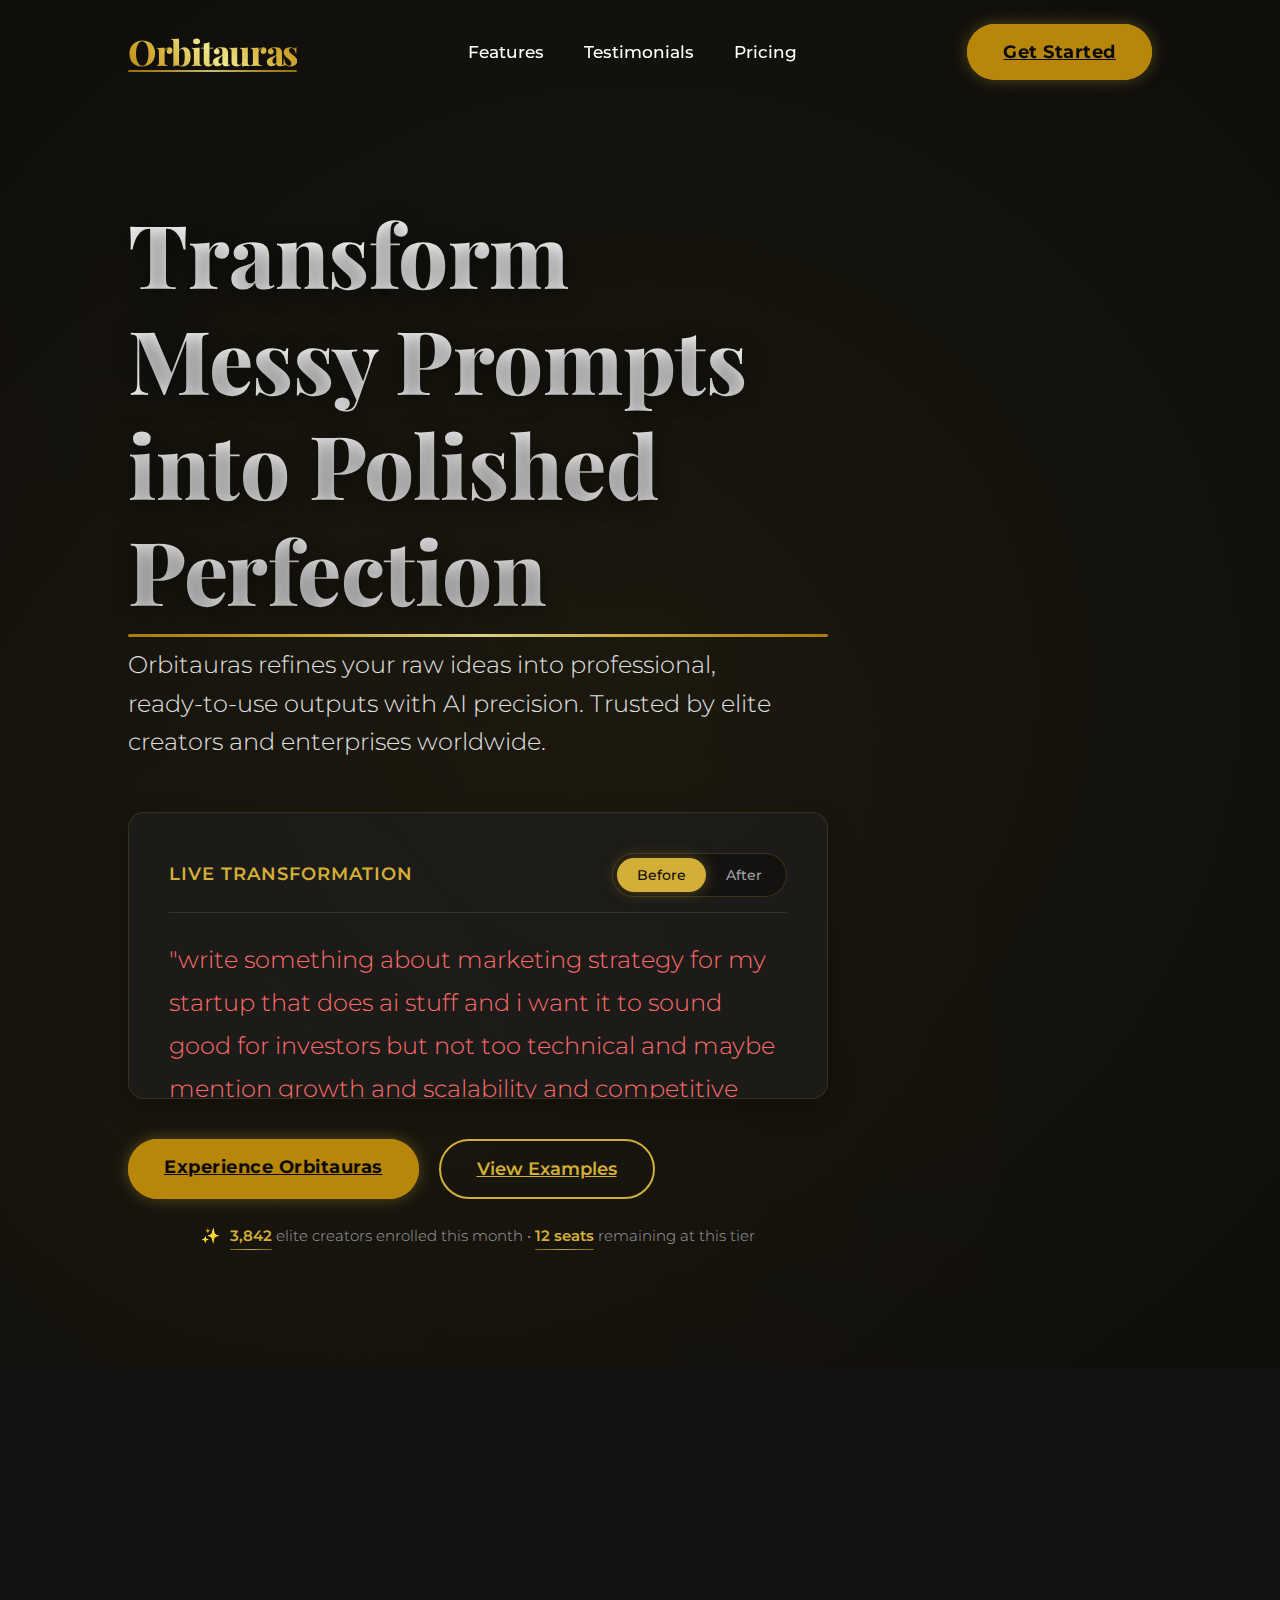
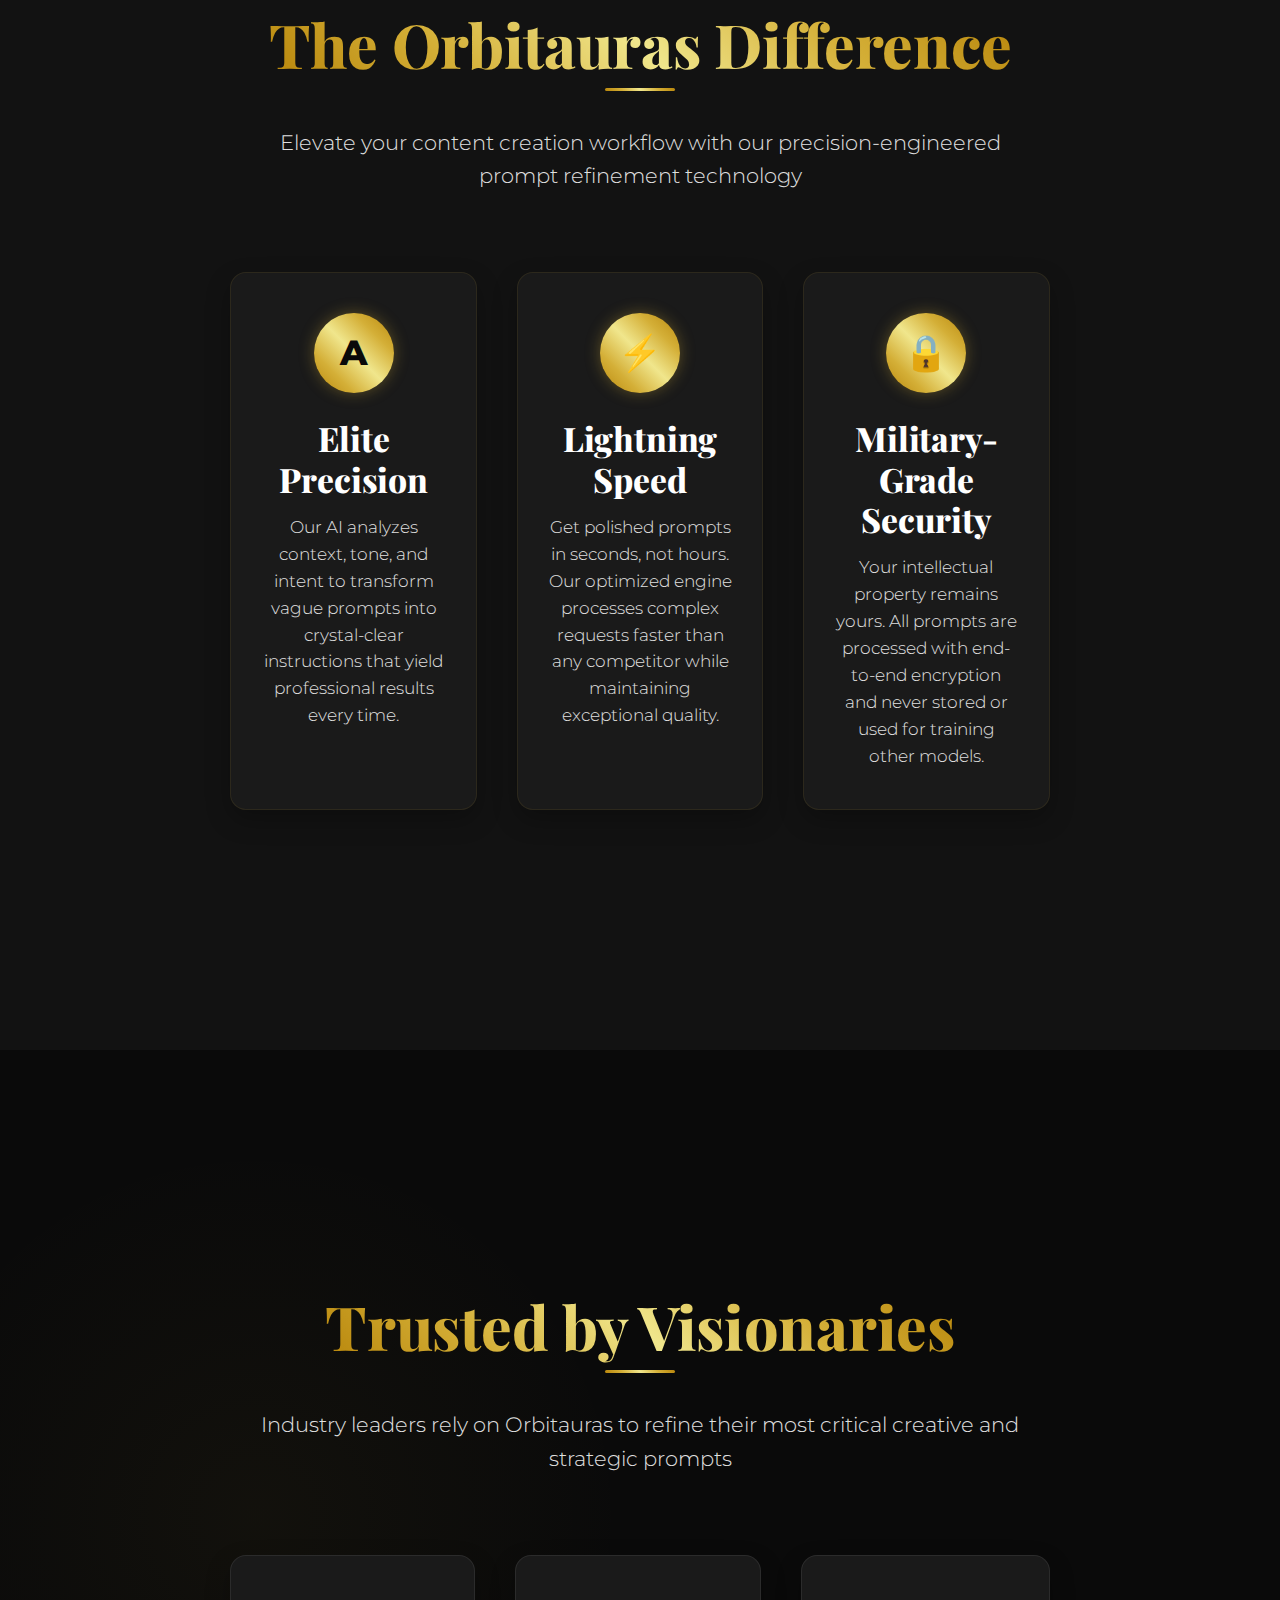
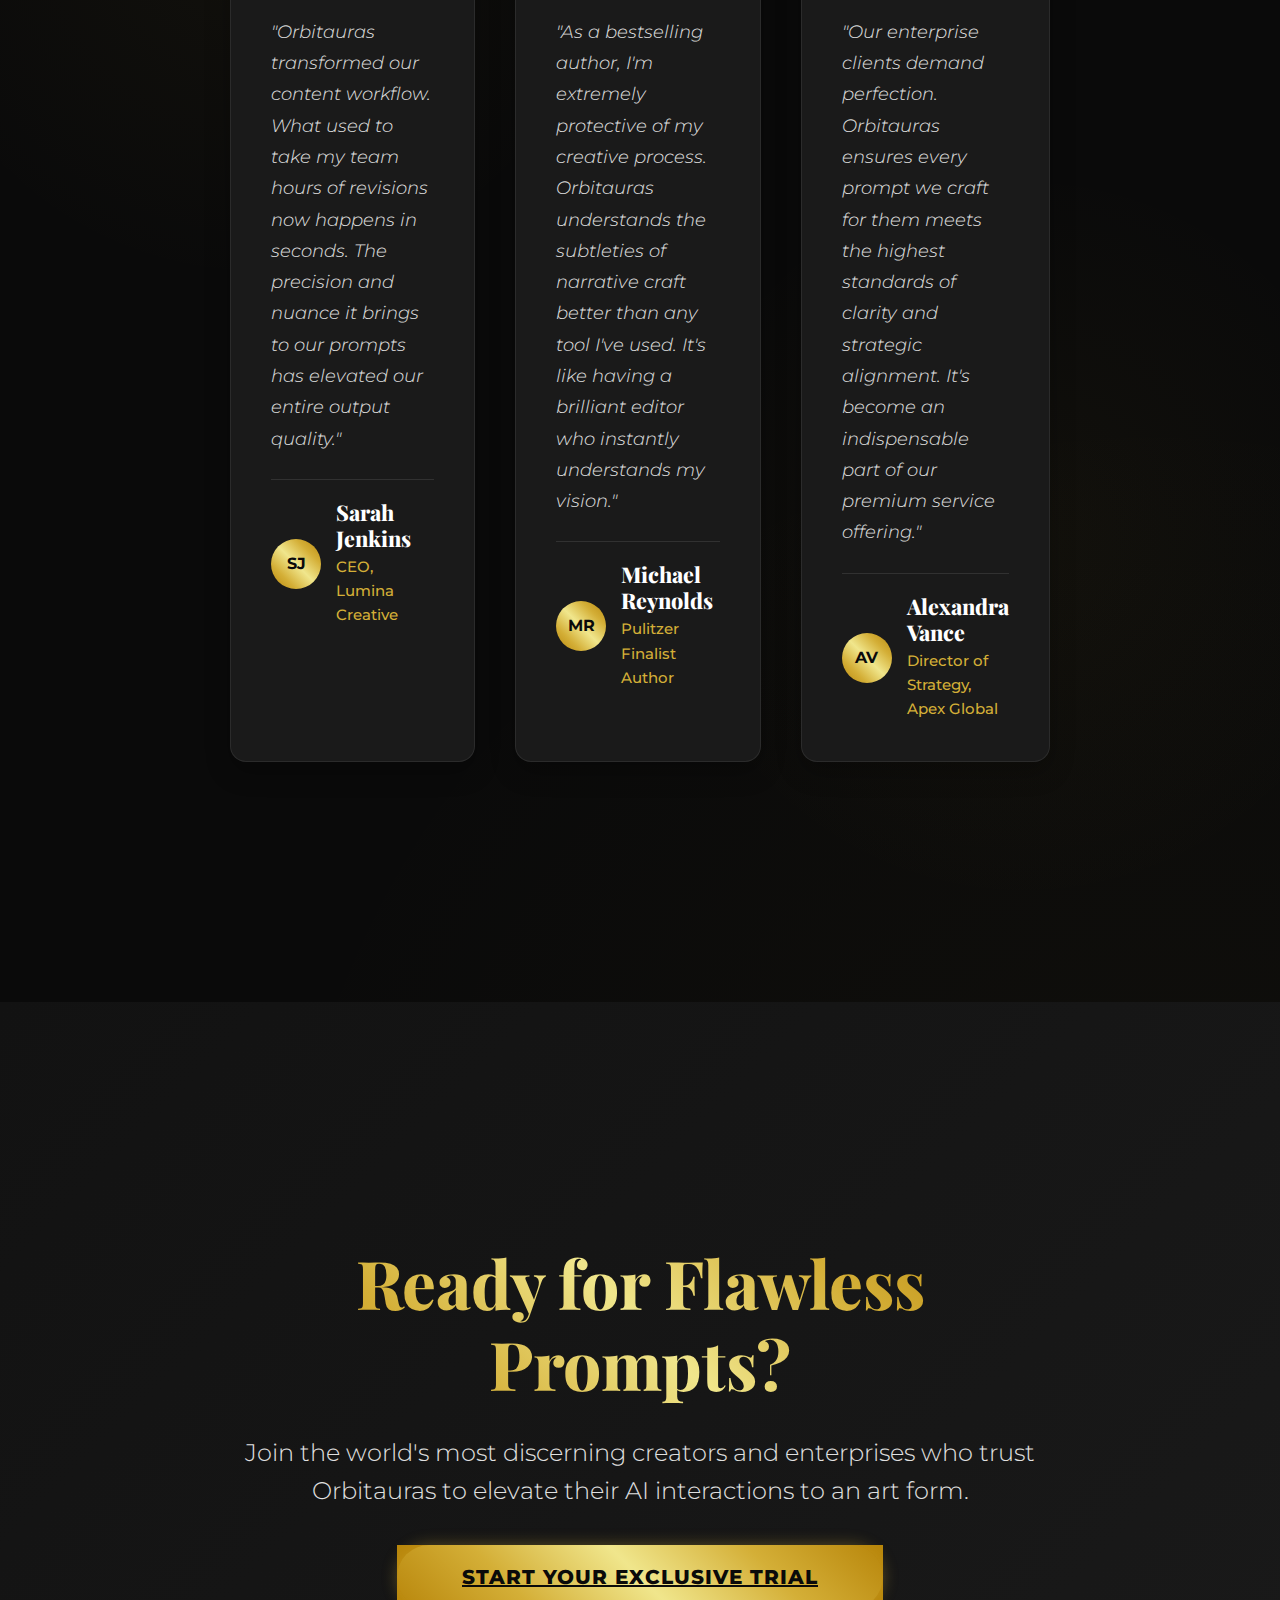
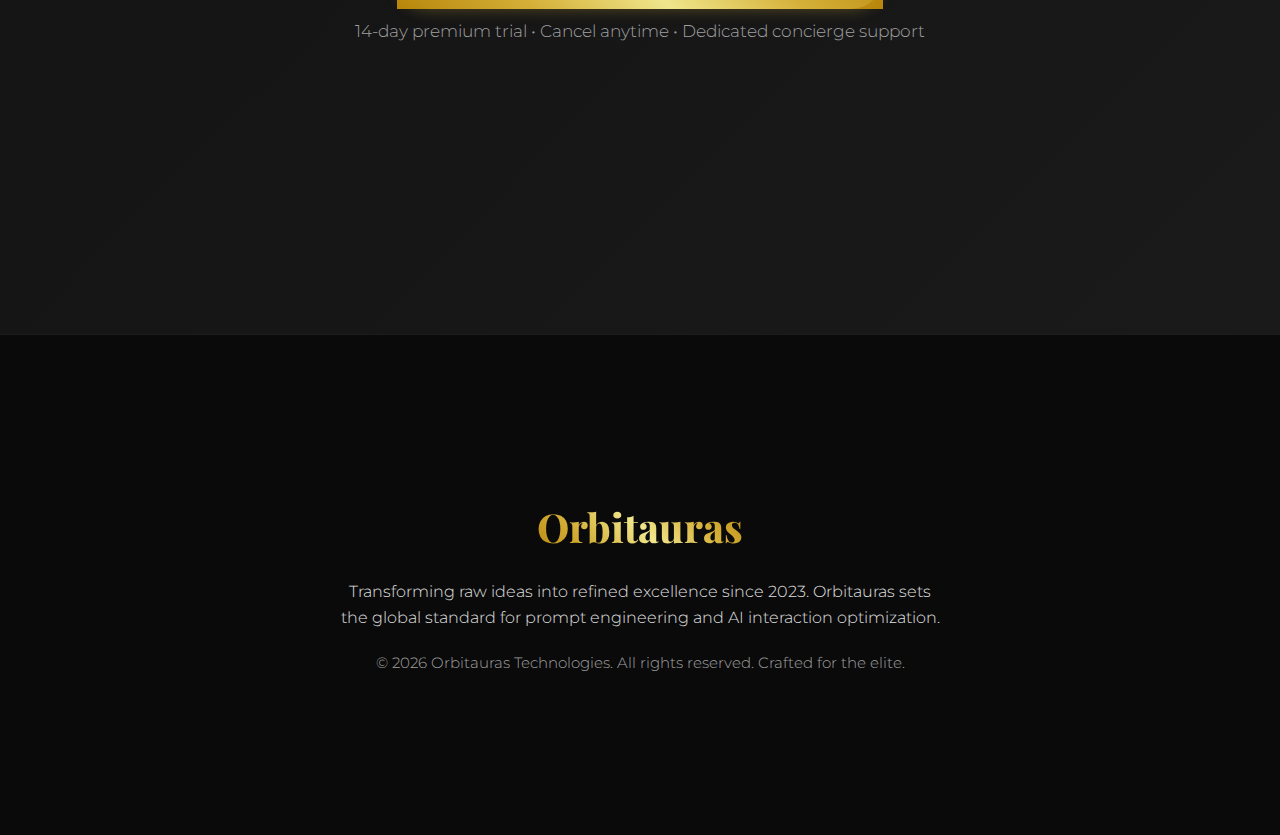
<file: index.html>
<!DOCTYPE html>
<html lang="en">
<head>
    <meta charset="UTF-8">
    <meta name="viewport" content="width=device-width, initial-scale=1.0">
    <title>Orbitauras | Transform Messy Prompts into Polished Perfection</title>
    
    <!-- ✅ FIXED: Removed trailing spaces in preconnect URLs -->
    <link rel="preconnect" href="https://fonts.googleapis.com">
    <link rel="preconnect" href="https://fonts.gstatic.com" crossorigin>
    
    <!-- ✅ FIXED: Removed space in font family parameter -->
    <link href="https://fonts.googleapis.com/css2?family=Montserrat:wght@300;400;500;600;700;800&family=Playfair+Display:wght@400;500;600;700;800;900&display=swap" rel="stylesheet">
    
    <!-- ✅ Styles (create this file - see CSS below) -->
    <link rel="stylesheet" href="assets/css/main.css">
</head>
<body>
    <!-- Header -->
    <header>
        <div class="logo">Orbitauras</div>
        <nav class="nav-links">
            <a href="#benefits">Features</a>
            <a href="#testimonials">Testimonials</a>
            <a href="#cta">Pricing</a>
        </nav>
        <a href="auth.html" class="cta-button">Get Started</a>
    </header>

    <!-- Hero Section -->
    <section class="hero">
        <div class="container">
            <div class="hero-content">
                <h1>Transform Messy Prompts into Polished Perfection</h1>
                <p>Orbitauras refines your raw ideas into professional, ready-to-use outputs with AI precision. Trusted by elite creators and enterprises worldwide.</p>

                <!-- BEFORE/AFTER INTERACTIVE DEMO -->
                <div class="demo-container">
                    <div class="demo-header">
                        <div class="demo-title">Live Transformation</div>
                        <div class="demo-toggle">
                            <button class="toggle-btn active" data-target="before">Before</button>
                            <button class="toggle-btn" data-target="after">After</button>
                        </div>
                    </div>
                    <div class="demo-content">
                        <p class="demo-text before active">"write something about marketing strategy for my startup that does ai stuff and i want it to sound good for investors but not too technical and maybe mention growth and scalability and competitive advantage somehow make it compelling"</p>
                        <p class="demo-text after">"Craft a compelling executive summary for investor presentations that articulates our AI-powered startup's market differentiation. Emphasize scalable growth architecture, defensible competitive moats, and quantifiable market opportunity. Maintain an authoritative yet accessible tone that resonates with venture capital audiences while demonstrating deep domain expertise."</p>
                    </div>
                </div>

                <div class="hero-buttons">
                    <a href="auth.html" class="cta-button">Experience Orbitauras</a>
                    <a href="#testimonials" class="secondary-button">View Examples</a>
                </div>

                <!-- SCARCITY COUNTER -->
                <div class="scarcity-counter">
                    <span>✨</span>
                    <span><span class="counter-highlight">3,842</span> elite creators enrolled this month • <span class="counter-highlight">12 seats</span> remaining at this tier</span>
                </div>
            </div>
        </div>
    </section>

    <!-- Benefits Section -->
    <section class="benefits" id="benefits">
        <div class="container">
            <div class="section-title">
                <h2>The Orbitauras Difference</h2>
                <p>Elevate your content creation workflow with our precision-engineered prompt refinement technology</p>
            </div>
            <div class="benefits-grid">
                <div class="benefit-card">
                    <div class="benefit-icon">A</div>
                    <h3>Elite Precision</h3>
                    <p>Our AI analyzes context, tone, and intent to transform vague prompts into crystal-clear instructions that yield professional results every time.</p>
                </div>
                <div class="benefit-card">
                    <div class="benefit-icon">⚡</div>
                    <h3>Lightning Speed</h3>
                    <p>Get polished prompts in seconds, not hours. Our optimized engine processes complex requests faster than any competitor while maintaining exceptional quality.</p>
                </div>
                <div class="benefit-card">
                    <div class="benefit-icon">🔒</div>
                    <h3>Military-Grade Security</h3>
                    <p>Your intellectual property remains yours. All prompts are processed with end-to-end encryption and never stored or used for training other models.</p>
                </div>
            </div>
        </div>
    </section>

    <!-- Testimonials Section -->
    <section class="testimonials" id="testimonials">
        <div class="container">
            <div class="section-title">
                <h2>Trusted by Visionaries</h2>
                <p>Industry leaders rely on Orbitauras to refine their most critical creative and strategic prompts</p>
            </div>
            <div class="testimonials-grid">
                <div class="testimonial-card">
                    <div class="testimonial-content">
                        <p>"Orbitauras transformed our content workflow. What used to take my team hours of revisions now happens in seconds. The precision and nuance it brings to our prompts has elevated our entire output quality."</p>
                    </div>
                    <div class="testimonial-author">
                        <div class="author-avatar">SJ</div>
                        <div class="author-info">
                            <h4>Sarah Jenkins</h4>
                            <p>CEO, Lumina Creative</p>
                        </div>
                    </div>
                </div>
                <div class="testimonial-card">
                    <div class="testimonial-content">
                        <p>"As a bestselling author, I'm extremely protective of my creative process. Orbitauras understands the subtleties of narrative craft better than any tool I've used. It's like having a brilliant editor who instantly understands my vision."</p>
                    </div>
                    <div class="testimonial-author">
                        <div class="author-avatar">MR</div>
                        <div class="author-info">
                            <h4>Michael Reynolds</h4>
                            <p>Pulitzer Finalist Author</p>
                        </div>
                    </div>
                </div>
                <div class="testimonial-card">
                    <div class="testimonial-content">
                        <p>"Our enterprise clients demand perfection. Orbitauras ensures every prompt we craft for them meets the highest standards of clarity and strategic alignment. It's become an indispensable part of our premium service offering."</p>
                    </div>
                    <div class="testimonial-author">
                        <div class="author-avatar">AV</div>
                        <div class="author-info">
                            <h4>Alexandra Vance</h4>
                            <p>Director of Strategy, Apex Global</p>
                        </div>
                    </div>
                </div>
            </div>
        </div>
    </section>

    <!-- CTA Section -->
    <section class="cta-section" id="cta">
        <div class="container">
            <div class="cta-content">
                <h2>Ready for Flawless Prompts?</h2>
                <p>Join the world's most discerning creators and enterprises who trust Orbitauras to elevate their AI interactions to an art form.</p>
                <a href="auth.html" class="cta-button-large">Start Your Exclusive Trial</a>
                <p style="margin-top: 25px; font-size: 1.05rem; color: var(--gray-secondary); font-weight: 300;">14-day premium trial • Cancel anytime • Dedicated concierge support</p>
            </div>
        </div>
    </section>

    <!-- Footer -->
    <footer>
        <div class="container">
            <div class="footer-content">
                <div class="footer-logo">Orbitauras</div>
                <p style="color: var(--gray-primary); font-weight: 300; max-width: 600px; margin: 0 auto;">
                    Transforming raw ideas into refined excellence since 2023. Orbitauras sets the global standard for prompt engineering and AI interaction optimization.
                </p>
                <p class="copyright">© 2026 Orbitauras Technologies. All rights reserved. Crafted for the elite.</p>
            </div>
        </div>
    </footer>

    <!-- ✅ Interactive Demo Script -->
    <script>
        // Before/After Toggle Functionality
        document.querySelectorAll('.toggle-btn').forEach(button => {
            button.addEventListener('click', () => {
                // Update active button
                document.querySelectorAll('.toggle-btn').forEach(btn => 
                    btn.classList.toggle('active', btn === button)
                );
                
                // Show corresponding text
                const target = button.dataset.target;
                document.querySelectorAll('.demo-text').forEach(text => 
                    text.classList.toggle('active', text.classList.contains(target))
                );
            });
        });
        
        // Optional: Auto-rotate demo every 5 seconds
        setTimeout(() => {
            document.querySelector('.toggle-btn[data-target="after"]').click();
        }, 5000);
    </script>
</body>
</html>
</file>
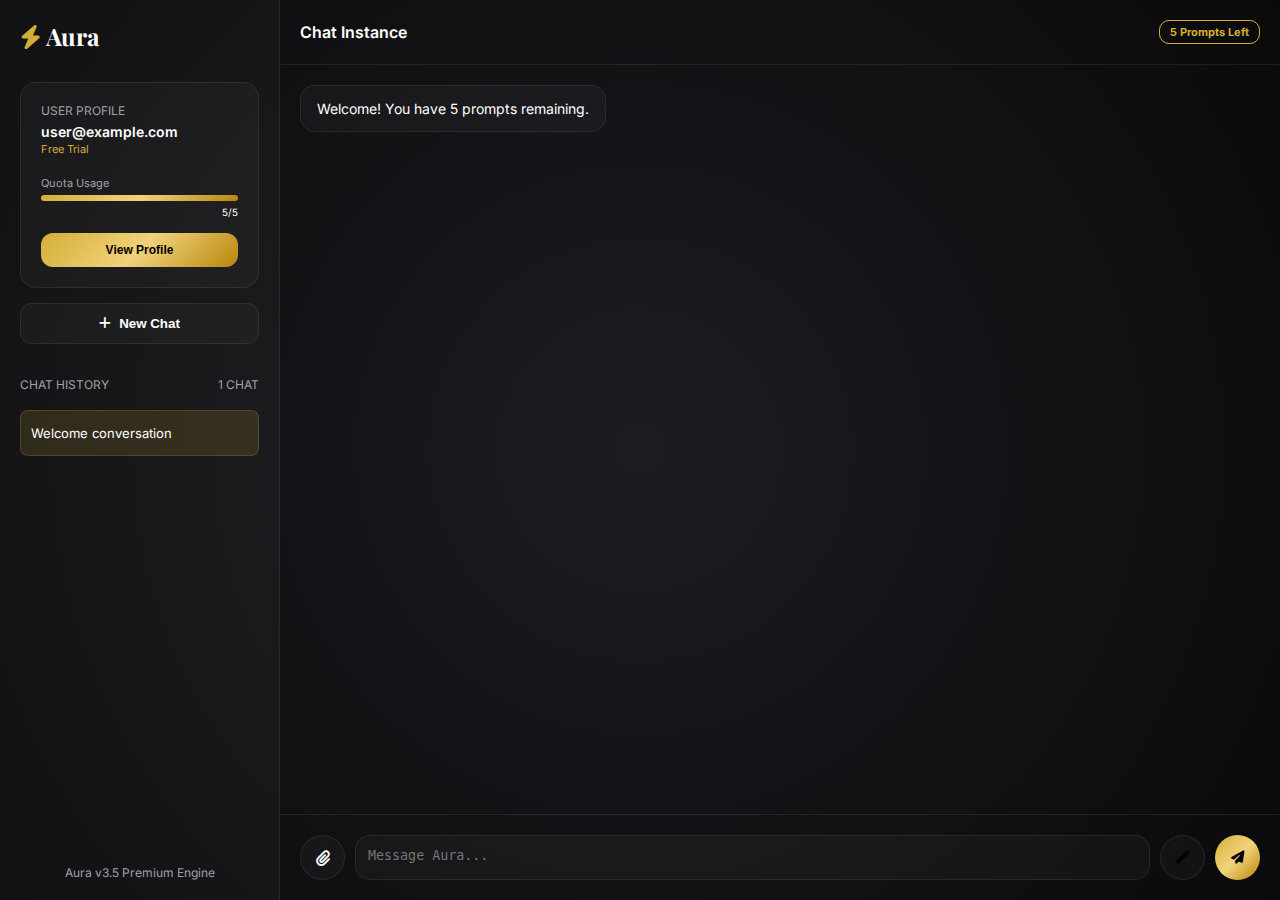
<file: chat.html>
<!DOCTYPE html>
<html lang="en">
<head>
  <meta charset="UTF-8" />
  <meta name="viewport" content="width=device-width, initial-scale=1.0"/>
  <title>Orbitauras| Premium AI</title>
  
  <!-- Fonts -->
  <link rel="preconnect" href="https://fonts.googleapis.com">
  <link rel="preconnect" href="https://fonts.gstatic.com" crossorigin>
  <link href="https://fonts.googleapis.com/css2?family=Inter:wght@300;400;600&family=Playfair+Display:ital,wght@0,700;1,700&display=swap" rel="stylesheet">
  
  <!-- Font Awesome -->
  <link rel="stylesheet" href="https://cdnjs.cloudflare.com/ajax/libs/font-awesome/6.5.0/css/all.min.css">
  
  <!-- Styles -->
  <link rel="stylesheet" href="assets/css/chat.css">
</head>
<body>

<!-- Toast Container -->
<div id="toast-container"></div>

<!-- LLM Modal -->
<div class="overlay-wrapper" id="llm-modal">
  <div class="modal-card" style="max-width: 400px;">
    <button class="close-btn" onclick="document.getElementById('llm-modal').style.display='none'">&times;</button>
    <h3 style="color: #d4af37; text-align: center;">Run in External LLM</h3>
    <p style="font-size: 12px; color: var(--text-muted); text-align: center; margin-top: 5px;">Select an engine to process your prompt.</p>
    <div class="llm-picker" id="llm-options"></div>
  </div>
</div>

<!-- Upgrade Modal -->
<div class="overlay-wrapper" id="overlay">
  <div class="modal-card">
    <button class="close-btn" onclick="document.getElementById('overlay').style.display='none'">&times;</button>
    <div id="upgrade-view" class="view-section active">
      <h2 style="font-family: var(--font-display); text-align:center;">Upgrade Your Aura</h2>
      <p style="color: var(--text-muted); text-align:center;">You have 0 prompts remaining. Select a plan to continue.</p>
      <div class="pricing-grid">
        <div class="plan-card">
          <h3>Basic</h3>
          <div class="price">$2.99</div>
          <p style="font-size: 12px; color: var(--text-muted);">299 Prompts</p>
          <button class="btn-gold" onclick="App.purchasePlan(299, 'Basic')">Select</button>
        </div>
        <div class="plan-card" style="border-color: #d4af37;">
          <h3>Pro</h3>
          <div class="price">$4.99</div>
          <p style="font-size: 12px; color: var(--text-muted);">499 Prompts</p>
          <button class="btn-gold" onclick="App.purchasePlan(499, 'Pro')">Select</button>
        </div>
        <div class="plan-card">
          <h3>Max</h3>
          <div class="price">$6.99</div>
          <p style="font-size: 12px; color: var(--text-muted);">999 Prompts</p>
          <button class="btn-gold" onclick="App.purchasePlan(999, 'Max')">Select</button>
        </div>
      </div>
    </div>
  </div>
</div>

<!-- Profile Popup -->
<div class="profile-popup" id="profile-popup">
  <div class="profile-content">
    <div class="profile-header">
      <div class="profile-title">User Profile</div>
      <button class="close-btn" onclick="document.getElementById('profile-popup').style.display='none'">&times;</button>
    </div>
    
    <div class="nav-tabs">
      <button class="tab-btn active" data-tab="profile">Profile</button>
      <button class="tab-btn" data-tab="history">History</button>
      <button class="tab-btn" data-tab="upgrade">Upgrade</button>
    </div>
    
    <div class="tab-content">
      <div id="profile-tab" class="tab-pane active">
        <div class="info-row">
          <div class="info-label">Email</div>
          <div class="info-value" id="popup-email">user@example.com</div>
        </div>
        <div class="info-row">
          <div class="info-label">Current Plan</div>
          <div class="info-value" id="popup-plan">Free Trial</div>
        </div>
        <div class="info-row">
          <div class="info-label">Prompts Remaining</div>
          <div class="info-value" id="popup-prompts">5 of 5</div>
          <div class="info-label" id="popup-logout"  style="margin-left: 20px; font-size: 12px; color: var(--text-muted); cursor: pointer;" onclick="App.logout()">(Logout)</div>
        </div>
        <div class="info-row">
          <div class="info-label">Status</div>
          <div class="info-value" id="popup-status">Active</div>
        </div>
        <div class="info-row">
          <div class="info-label">Quota Usage</div>
          <div class="info-value">
            <div style="width: 100%; height: 6px; background: #222; border-radius: 10px; margin-top: 5px;">
              <div id="popup-quota-bar" style="width: 100%; height: 100%; background: var(--accent-gold); border-radius: 10px;"></div>
            </div>
          </div>
        </div>
      </div>
      
      <div id="history-tab" class="tab-pane">
        <h3 style="margin-bottom: 20px; color: #d4af37;">Conversation History</h3>
        <div id="history-list"></div>
      </div>
      
      <div id="upgrade-tab" class="tab-pane">
        <div class="upgrade-section">
          <h2 class="upgrade-title">Upgrade Your Aura</h2>
          <p class="upgrade-desc">You have <span id="remaining-count">0</span> prompts remaining. Select a plan to continue.</p>
          <div class="pricing-grid">
            <div class="plan-card">
              <h3>Basic</h3>
              <div class="price">$2.99</div>
              <p style="font-size: 12px; color: var(--text-muted);">299 Prompts</p>
              <button class="btn-gold" onclick="App.purchasePlanFromProfile(299, 'Basic')">Select</button>
            </div>
            <div class="plan-card" style="border-color: #d4af37;">
              <h3>Pro</h3>
              <div class="price">$4.99</div>
              <p style="font-size: 12px; color: var(--text-muted);">499 Prompts</p>
              <button class="btn-gold" onclick="App.purchasePlanFromProfile(499, 'Pro')">Select</button>
            </div>
            <div class="plan-card">
              <h3>Max</h3>
              <div class="price">$6.99</div>
              <p style="font-size: 12px; color: var(--text-muted);">999 Prompts</p>
              <button class="btn-gold" onclick="App.purchasePlanFromProfile(999, 'Max')">Select</button>
            </div>
          </div>
        </div>
      </div>
    </div>
  </div>
</div>

<!-- Main App Container -->
<div class="app-container">
  <aside class="sidebar">
    <h2 style="font-family: var(--font-display); margin-bottom: 30px;"><i class="fas fa-bolt" style="color:#d4af37"></i> Aura</h2>
    
    <div style="background: rgba(255,255,255,0.03); border: 1px solid var(--glass-border); padding: 20px; border-radius: 16px;">
        <p style="font-size: 12px; color: var(--text-muted); text-transform: uppercase;">User Profile</p>
        <div id="display-email" style="font-weight: 600; margin-top: 5px; font-size: 14px;">user@example.com</div>
        <div id="display-plan" style="font-size: 11px; color: #d4af37; margin-top: 2px;">Free Trial</div>
        
        <div style="margin-top: 20px;">
            <p style="font-size: 11px; color: var(--text-muted);">Quota Usage</p>
            <div style="width: 100%; height: 6px; background: #222; border-radius: 10px; margin-top: 5px;">
                <div id="quota-bar" style="width: 100%; height: 100%; background: var(--accent-gold); border-radius: 10px; transition: 0.5s;"></div>
            </div>
            <p id="quota-text" style="font-size: 10px; text-align: right; margin-top: 5px;">5/5</p>
        </div>
        <button class="btn-gold" style="font-size: 12px; padding: 10px; margin-top: 15px;" onclick="openProfilePopup()">View Profile</button>
    </div>
    
    <button class="new-chat-btn" onclick="App.newChat()"><i class="fas fa-plus"></i> New Chat</button>
    <div class="history-section">
      <div class="history-header">
        <span>Chat History</span>
        <span id="history-count">3 chats</span>
      </div>
      <div class="history-list" id="sidebar-history"></div>
    </div>
    <div style="margin-top: auto; font-size: 12px; color: var(--text-muted); text-align: center;">Aura v3.5 Premium Engine</div>
  </aside>

  <main class="chat-container">
    <div class="chat-header">
      <div style="font-weight: 600;">Chat Instance</div>
      <div id="prompt-badge">5 Prompts Left</div>
    </div>

    <div class="messages" id="chat-box">
      <div class="message ai-message">Welcome! You have 5 prompts remaining.</div>
    </div>

    <div class="input-area">
      <label for="file-input" class="file-upload-btn"><i class="fas fa-paperclip"></i></label>
      <input type="file" id="file-input">
      <textarea id="user-input" placeholder="Message Aura..." rows="1"></textarea>
      <button id="optimize-btn" class="file-upload-btn" title="Optimize Prompt">
        <i class="fas fa-magic"></i>
      </button>
      <button id="send-btn" class="send-btn"><i class="fas fa-paper-plane"></i></button>
    </div>
  </main>
</div>

<!-- Scripts -->
<script src="assets/env.js"></script>
<script src="assets/js/chat.js"></script>
</body>
</html>
</file>
<file: assets/css/main.css>
:root {
    --black-primary: #0a0a0a;
    --black-secondary: #121212;
    --black-tertiary: #1a1a1a;
    --gold-primary: #d4af37;
    --gold-secondary: #b8860b;
    --gold-tertiary: #f0e68c;
    --gold-gradient: linear-gradient(45deg, #b8860b, #d4af37, #f0e68c, #d4af37, #b8860b);
    --white-primary: #ffffff;
    --white-secondary: #f0f0f0;
    --gray-primary: #e0e0e0;
    --gray-secondary: #a0a0a0;
    --transition: all 0.4s cubic-bezier(0.165, 0.84, 0.44, 1);
    --shadow-sm: 0 4px 6px rgba(0, 0, 0, 0.1);
    --shadow-md: 0 10px 25px rgba(0, 0, 0, 0.25);
    --shadow-lg: 0 20px 50px rgba(0, 0, 0, 0.4);
    --shadow-gold: 0 0 15px rgba(212, 175, 55, 0.35);
    --border-radius-sm: 4px;
    --border-radius-md: 8px;
    --border-radius-lg: 16px;
    --border-radius-xl: 24px;
    --container-padding: 120px 10%;
}

* {
    margin: 0;
    padding: 0;
    box-sizing: border-box;
}

body {
    font-family: 'Montserrat', sans-serif;
    background-color: var(--black-primary);
    color: var(--white-primary);
    line-height: 1.6;
    overflow-x: hidden;
    background-image: 
        radial-gradient(circle at 10% 20%, rgba(212, 175, 55, 0.03) 0%, transparent 20%),
        radial-gradient(circle at 90% 80%, rgba(212, 175, 55, 0.03) 0%, transparent 20%);
}

h1, h2, h3, h4, h5, h6 {
    font-family: 'Playfair Display', serif;
    font-weight: 800;
    line-height: 1.2;
    letter-spacing: -0.005em;
}

.container {
    width: 100%;
    max-width: 1440px;
    margin: 0 auto;
    padding: var(--container-padding);
}

/* Header Styles */
header {
    position: fixed;
    top: 0;
    left: 0;
    width: 100%;
    z-index: 1000;
    padding: 24px 10%;
    display: flex;
    justify-content: space-between;
    align-items: center;
    transition: var(--transition);
}

header.scrolled {
    background: rgba(10, 10, 10, 0.95);
    backdrop-filter: blur(10px);
    box-shadow: var(--shadow-md);
    padding: 16px 10%;
}

.logo {
    font-family: 'Playfair Display', serif;
    font-size: 2.2rem;
    font-weight: 800;
    background: var(--gold-gradient);
    -webkit-background-clip: text;
    background-clip: text;
    color: transparent;
    letter-spacing: -0.03em;
    position: relative;
}

.logo::after {
    content: "";
    position: absolute;
    bottom: 8px;
    left: 0;
    width: 100%;
    height: 2px;
    background: var(--gold-gradient);
    opacity: 0.8;
    border-radius: 2px;
}

.nav-links {
    display: flex;
    gap: 40px;
}

.nav-links a {
    color: var(--white-primary);
    text-decoration: none;
    font-family: 'Montserrat', sans-serif;
    font-weight: 500;
    font-size: 1.05rem;
    position: relative;
    padding: 4px 0;
    transition: var(--transition);
}

.nav-links a::after {
    content: "";
    position: absolute;
    bottom: 0;
    left: 0;
    width: 0;
    height: 2px;
    background: var(--gold-primary);
    transition: var(--transition);
    border-radius: 2px;
}

.nav-links a:hover::after {
    width: 100%;
}

.nav-links a:hover {
    color: var(--gold-primary);
}

.cta-button {
    background: var(--gold-gradient);
    color: var(--black-primary);
    border: none;
    padding: 14px 36px;
    font-family: 'Montserrat', sans-serif;
    font-weight: 700;
    font-size: 1.1rem;
    border-radius: 50px;
    cursor: pointer;
    transition: var(--transition);
    box-shadow: var(--shadow-gold);
    position: relative;
    overflow: hidden;
    z-index: 1;
    letter-spacing: 0.5px;
}

.cta-button::before {
    content: "";
    position: absolute;
    top: 0;
    left: 0;
    width: 100%;
    height: 100%;
    background: var(--gold-secondary);
    z-index: -1;
    transition: var(--transition);
}

.cta-button:hover {
    transform: translateY(-2px);
    box-shadow: 0 10px 30px rgba(212, 175, 55, 0.5);
}

.cta-button:hover::before {
    background: var(--gold-primary);
}

.cta-button:active {
    transform: translateY(1px);
}

/* Hero Section */
.hero {
    min-height: 100vh;
    display: flex;
    align-items: center;
    position: relative;
    overflow: hidden;
    padding-top: 80px;
}

.hero::before {
    content: "";
    position: absolute;
    top: -50%;
    left: -50%;
    width: 200%;
    height: 200%;
    background: radial-gradient(circle, rgba(212, 175, 55, 0.08) 0%, transparent 70%);
    z-index: -1;
    animation: rotate 25s linear infinite;
}

@keyframes rotate {
    from { transform: rotate(0deg); }
    to { transform: rotate(360deg); }
}

.hero-content {
    max-width: 700px;
    z-index: 2;
    animation: fadeInUp 1s ease-out;
}

.hero h1 {
    font-size: 5.5rem;
    margin-bottom: 24px;
    text-shadow: 0 4px 20px rgba(0, 0, 0, 0.5);
    background: linear-gradient(to bottom, var(--white-primary), var(--gray-primary));
    -webkit-background-clip: text;
    background-clip: text;
    color: transparent;
    position: relative;
    letter-spacing: -0.005em;
}

.hero h1::after {
    content: "";
    position: absolute;
    bottom: -15px;
    left: 0;
    width: 100%;
    height: 3px;
    background: var(--gold-gradient);
    border-radius: 2px;
    opacity: 0.9;
}

.hero p {
    font-size: 1.5rem;
    color: var(--gray-primary);
    margin-bottom: 40px;
    font-weight: 300;
    max-width: 650px;
}

.hero-buttons {
    display: flex;
    gap: 20px;
    margin-top: 30px;
}

.secondary-button {
    background: transparent;
    color: var(--gold-primary);
    border: 2px solid var(--gold-primary);
    padding: 14px 36px;
    font-family: 'Montserrat', sans-serif;
    font-weight: 600;
    font-size: 1.1rem;
    border-radius: 50px;
    cursor: pointer;
    transition: var(--transition);
    position: relative;
    overflow: hidden;
    z-index: 1;
}

.secondary-button::before {
    content: "";
    position: absolute;
    top: 0;
    left: 0;
    width: 0;
    height: 100%;
    background: rgba(212, 175, 55, 0.15);
    z-index: -1;
    transition: var(--transition);
}

.secondary-button:hover::before {
    width: 100%;
}

.secondary-button:hover {
    transform: translateY(-2px);
    box-shadow: var(--shadow-gold);
}

/* BEFORE/AFTER DEMO - NEW PHASE 1 FEATURE */
.demo-container {
    background: rgba(30, 30, 30, 0.7);
    border: 1px solid rgba(212, 175, 55, 0.15);
    border-radius: var(--border-radius-lg);
    padding: 40px;
    margin: 50px 0 40px;
    position: relative;
    overflow: hidden;
    box-shadow: var(--shadow-md);
}

.demo-container::before {
    content: "";
    position: absolute;
    top: 0;
    left: 0;
    width: 100%;
    height: 100%;
    background: radial-gradient(circle at 50% 50%, rgba(212, 175, 55, 0.05) 0%, transparent 60%);
    z-index: -1;
    opacity: 0;
    transition: opacity 0.5s ease;
}

.demo-container:hover::before {
    opacity: 1;
}

.demo-header {
    display: flex;
    justify-content: space-between;
    align-items: center;
    margin-bottom: 25px;
    padding-bottom: 15px;
    border-bottom: 1px solid rgba(255, 255, 255, 0.1);
}

.demo-title {
    font-family: 'Montserrat', sans-serif;
    font-weight: 600;
    font-size: 1.1rem;
    color: var(--gold-primary);
    letter-spacing: 1px;
    text-transform: uppercase;
}

.demo-toggle {
    display: flex;
    background: rgba(0, 0, 0, 0.3);
    border-radius: 50px;
    padding: 4px;
    border: 1px solid rgba(212, 175, 55, 0.2);
}

.toggle-btn {
    padding: 8px 20px;
    background: transparent;
    border: none;
    color: var(--gray-secondary);
    font-family: 'Montserrat', sans-serif;
    font-weight: 500;
    font-size: 0.9rem;
    cursor: pointer;
    border-radius: 50px;
    transition: var(--transition);
}

.toggle-btn.active {
    background: var(--gold-primary);
    color: var(--black-primary);
    box-shadow: var(--shadow-gold);
}

.demo-content {
    position: relative;
    min-height: 120px;
}

.demo-text {
    font-family: 'Montserrat', sans-serif;
    font-size: 1.25rem;
    line-height: 1.8;
    color: var(--gray-primary);
    font-weight: 300;
    opacity: 0;
    transform: translateY(10px);
    transition: all 0.6s cubic-bezier(0.165, 0.84, 0.44, 1);
    position: absolute;
    width: 100%;
}

.demo-text.active {
    opacity: 1;
    transform: translateY(0);
}

.demo-text.before {
    color: #ff6b6b;
}

.demo-text.after {
    color: var(--gold-primary);
    font-weight: 400;
}

.particle {
    position: absolute;
    background: var(--gold-primary);
    border-radius: 50%;
    opacity: 0.8;
    pointer-events: none;
    z-index: 10;
}

.scarcity-counter {
    text-align: center;
    margin-top: 25px;
    font-family: 'Montserrat', sans-serif;
    font-size: 0.95rem;
    color: var(--gray-secondary);
    font-weight: 300;
    display: flex;
    justify-content: center;
    align-items: center;
    gap: 10px;
}

.counter-highlight {
    color: var(--gold-primary);
    font-weight: 600;
    position: relative;
    display: inline-block;
}

.counter-highlight::after {
    content: "";
    position: absolute;
    bottom: -2px;
    left: 0;
    width: 100%;
    height: 1px;
    background: var(--gold-gradient);
    opacity: 0.7;
    border-radius: 1px;
    animation: pulse 2s ease-in-out infinite;
}

@keyframes pulse {
    0%, 100% { opacity: 0.7; transform: scaleX(1); }
    50% { opacity: 1; transform: scaleX(1.05); }
}

/* Benefits Section */
.benefits {
    padding: 120px 10%;
    background-color: var(--black-secondary);
    position: relative;
}

.section-title {
    text-align: center;
    max-width: 800px;
    margin: 0 auto 80px;
}

.section-title h2 {
    font-size: 3.8rem;
    margin-bottom: 20px;
    background: var(--gold-gradient);
    -webkit-background-clip: text;
    background-clip: text;
    color: transparent;
    display: inline-block;
    position: relative;
}

.section-title h2::after {
    content: "";
    position: absolute;
    bottom: -10px;
    left: 50%;
    transform: translateX(-50%);
    width: 70px;
    height: 3px;
    background: var(--gold-gradient);
    border-radius: 2px;
}

.section-title p {
    font-size: 1.3rem;
    color: var(--gray-primary);
    margin-top: 25px;
    font-weight: 300;
}

.benefits-grid {
    display: grid;
    grid-template-columns: repeat(3, 1fr);
    gap: 40px;
    margin-top: 30px;
}

.benefit-card {
    background: rgba(30, 30, 30, 0.7);
    border-radius: var(--border-radius-lg);
    padding: 40px 30px;
    text-align: center;
    transition: var(--transition);
    border: 1px solid rgba(212, 175, 55, 0.1);
    position: relative;
    overflow: hidden;
    box-shadow: var(--shadow-md);
}

.benefit-card::before {
    content: "";
    position: absolute;
    top: -50%;
    left: -50%;
    width: 200%;
    height: 200%;
    background: radial-gradient(circle, rgba(212, 175, 55, 0.08) 0%, transparent 70%);
    z-index: -1;
    opacity: 0;
    transition: var(--transition);
}

.benefit-card:hover {
    transform: translateY(-10px);
    border-color: rgba(212, 175, 55, 0.3);
    box-shadow: var(--shadow-lg);
}

.benefit-card:hover::before {
    opacity: 1;
}

.benefit-icon {
    width: 80px;
    height: 80px;
    background: var(--gold-gradient);
    border-radius: 50%;
    display: flex;
    align-items: center;
    justify-content: center;
    margin: 0 auto 25px;
    font-size: 2.2rem;
    color: var(--black-primary);
    font-weight: 800;
    box-shadow: var(--shadow-gold);
}

.benefit-card h3 {
    font-size: 2.1rem;
    margin-bottom: 15px;
    color: var(--white-primary);
}

.benefit-card p {
    color: var(--gray-primary);
    font-weight: 300;
    font-size: 1.05rem;
}

/* Testimonials Section */
.testimonials {
    padding: 120px 10%;
    position: relative;
    overflow: hidden;
}

.testimonials::before {
    content: "";
    position: absolute;
    top: 0;
    left: 0;
    width: 100%;
    height: 100%;
    background: 
        radial-gradient(circle at 20% 30%, rgba(212, 175, 55, 0.04) 0%, transparent 25%),
        radial-gradient(circle at 80% 70%, rgba(212, 175, 55, 0.04) 0%, transparent 25%);
    z-index: -1;
}

.testimonials-grid {
    display: grid;
    grid-template-columns: repeat(3, 1fr);
    gap: 40px;
    margin-top: 50px;
}

.testimonial-card {
    background: var(--black-tertiary);
    border-radius: var(--border-radius-lg);
    padding: 40px;
    position: relative;
    box-shadow: var(--shadow-md);
    border: 1px solid rgba(255, 255, 255, 0.08);
    transition: var(--transition);
}

.testimonial-card:hover {
    transform: translateY(-5px);
    box-shadow: var(--shadow-lg);
    border-color: rgba(212, 175, 55, 0.2);
}

.testimonial-card::before {
    content: "";
    position: absolute;
    top: 20px;
    left: 25px;
    font-family: 'Playfair Display', serif;
    font-size: 8rem;
    color: rgba(212, 175, 55, 0.15);
    line-height: 1;
    font-weight: 800;
    z-index: 0;
}

.testimonial-content {
    position: relative;
    z-index: 1;
    margin-top: 20px;
}

.testimonial-content p {
    font-style: italic;
    color: var(--gray-primary);
    font-weight: 300;
    font-size: 1.15rem;
    line-height: 1.7;
    position: relative;
    z-index: 1;
}

.testimonial-author {
    display: flex;
    align-items: center;
    margin-top: 25px;
    padding-top: 20px;
    border-top: 1px solid rgba(255, 255, 255, 0.1);
}

.author-avatar {
    width: 50px;
    height: 50px;
    border-radius: 50%;
    background: var(--gold-gradient);
    display: flex;
    align-items: center;
    justify-content: center;
    margin-right: 15px;
    font-weight: 700;
    color: var(--black-primary);
    flex-shrink: 0;
}

.author-info h4 {
    font-size: 1.35rem;
    margin-bottom: 3px;
}

.author-info p {
    color: var(--gold-primary);
    font-size: 0.95rem;
    font-weight: 500;
    font-style: normal;
}

/* CTA Section */
.cta-section {
    padding: 120px 10%;
    background: linear-gradient(135deg, var(--black-secondary) 0%, var(--black-tertiary) 100%);
    text-align: center;
    position: relative;
    overflow: hidden;
}

.cta-section::before {
    content: "";
    position: absolute;
    top: -50%;
    left: -50%;
    width: 200%;
    height: 200%;
    background: radial-gradient(circle, rgba(212, 175, 55, 0.08) 0%, transparent 70%);
    z-index: -1;
    animation: rotate 30s linear infinite reverse;
}

.cta-content {
    max-width: 800px;
    margin: 0 auto;
    position: relative;
    z-index: 2;
}

.cta-content h2 {
    font-size: 4.2rem;
    margin-bottom: 30px;
    background: var(--gold-gradient);
    -webkit-background-clip: text;
    background-clip: text;
    color: transparent;
}

.cta-content p {
    font-size: 1.5rem;
    color: var(--gray-primary);
    margin-bottom: 50px;
    font-weight: 300;
}

.cta-button-large {
    background: var(--gold-gradient);
    color: var(--black-primary);
    border: none;
    padding: 20px 65px;
    font-family: 'Montserrat', sans-serif;
    font-weight: 800;
    font-size: 1.4rem;
    border-radius: 50px;
    cursor: pointer;
    transition: var(--transition);
    box-shadow: var(--shadow-gold);
    position: relative;
    overflow: hidden;
    z-index: 1;
    letter-spacing: 1px;
    text-transform: uppercase;
    font-size: 1.25rem;
    margin-top: 10px;
}

.cta-button-large::before {
    content: "";
    position: absolute;
    top: 0;
    left: 0;
    width: 100%;
    height: 100%;
    background: var(--gold-secondary);
    z-index: -1;
    transition: var(--transition);
}

.cta-button-large:hover {
    transform: translateY(-3px);
    box-shadow: 0 12px 40px rgba(212, 175, 55, 0.6);
}

.cta-button-large:hover::before {
    background: var(--gold-primary);
}

.cta-button-large:active {
    transform: translateY(1px);
}

/* Footer */
footer {
    background: var(--black-primary);
    padding: 40px 10%;
    text-align: center;
    border-top: 1px solid rgba(255, 255, 255, 0.08);
}

.footer-content {
    max-width: 700px;
    margin: 0 auto;
}

.footer-logo {
    font-family: 'Playfair Display', serif;
    font-size: 2.5rem;
    font-weight: 800;
    background: var(--gold-gradient);
    -webkit-background-clip: text;
    background-clip: text;
    color: transparent;
    margin-bottom: 20px;
    display: inline-block;
}

.copyright {
    color: var(--gray-secondary);
    font-size: 0.95rem;
    margin-top: 20px;
    font-weight: 300;
}

/* Animations */
@keyframes fadeInUp {
    from {
        opacity: 0;
        transform: translateY(30px);
    }
    to {
        opacity: 1;
        transform: translateY(0);
    }
}

@keyframes float {
    0%, 100% { transform: translateY(0); }
    50% { transform: translateY(-15px); }
}

.floating {
    animation: float 6s ease-in-out infinite;
}

@keyframes particleFloat {
    0% { transform: translateY(0) translateX(0) scale(0); opacity: 1; }
    100% { transform: translateY(-100px) translateX(50px) scale(1); opacity: 0; }
}

/* Responsive Design */
@media (max-width: 1024px) {
    :root {
        --container-padding: 90px 8%;
    }
    
    .hero h1 {
        font-size: 4.8rem;
        letter-spacing: -0.01em;
    }
    
    .hero p {
        font-size: 1.35rem;
    }
    
    .demo-container {
        padding: 30px 25px;
    }
    
    .demo-text {
        font-size: 1.15rem;
    }
    
    .benefits-grid,
    .testimonials-grid {
        grid-template-columns: repeat(2, 1fr);
    }
    
    .section-title h2 {
        font-size: 3.3rem;
    }
    
    .cta-content h2 {
        font-size: 3.6rem;
    }
}

@media (max-width: 768px) {
    :root {
        --container-padding: 70px 5%;
    }
    
    header {
        padding: 20px 5%;
    }
    
    header.scrolled {
        padding: 15px 5%;
    }
    
    .nav-links {
        display: none;
    }
    
    .hero {
        padding-top: 100px;
        text-align: center;
    }
    
    .hero-content {
        margin: 0 auto;
    }
    
    .hero h1 {
        font-size: 3.8rem;
        letter-spacing: -0.005em;
    }
    
    .hero p {
        font-size: 1.25rem;
        margin: 0 auto 30px;
    }
    
    .hero-buttons {
        flex-direction: column;
        align-items: center;
    }
    
    .demo-container {
        padding: 25px 20px;
        margin: 40px 0 30px;
    }
    
    .demo-toggle {
        width: 100%;
        margin-top: 15px;
    }
    
    .toggle-btn {
        flex: 1;
        padding: 10px;
        font-size: 0.95rem;
    }
    
    .demo-text {
        font-size: 1.1rem;
        min-height: 140px;
    }
    
    .benefits-grid,
    .testimonials-grid {
        grid-template-columns: 1fr;
    }
    
    .section-title h2 {
        font-size: 2.8rem;
    }
    
    .section-title p {
        font-size: 1.15rem;
    }
    
    .benefit-card {
        padding: 35px 25px;
    }
    
    .benefit-icon {
        width: 70px;
        height: 70px;
        font-size: 1.8rem;
    }
    
    .testimonial-card {
        padding: 30px;
    }
    
    .cta-section {
        padding: 90px 5%;
    }
    
    .cta-content h2 {
        font-size: 3rem;
    }
    
    .cta-content p {
        font-size: 1.3rem;
    }
    
    .cta-button-large {
        padding: 18px 55px;
        font-size: 1.15rem;
    }
    
    .container {
        padding: var(--container-padding);
    }
    
    .scarcity-counter {
        flex-direction: column;
        gap: 5px;
    }
}

@media (max-width: 480px) {
    .hero h1 {
        font-size: 3.2rem;
    }
    
    .hero p {
        font-size: 1.15rem;
    }
    
    .section-title h2 {
        font-size: 2.5rem;
    }
    
    .benefit-card h3 {
        font-size: 1.8rem;
    }
    
    .author-avatar {
        width: 45px;
        height: 45px;
    }
    
    .cta-button, .secondary-button, .cta-button-large {
        width: 100%;
        padding: 16px;
    }
    
    .hero-buttons {
        width: 100%;
    }
    
    .cta-button-large {
        padding: 18px 20px;
    }
    
    .demo-text {
        font-size: 1rem;
    }
}
</file>
<file: assets/css/chat.css>
:root {
  --bg-deep: #0a0a0c;
  --bg-spotlight: radial-gradient(circle at center, #1c1c21 0%, #0a0a0c 100%);
  --accent-gold: linear-gradient(135deg, #d4af37 0%, #f1d27b 50%, #b8860b 100%);
  --glass-surface: rgba(255, 255, 255, 0.03);
  --glass-border: rgba(255, 255, 255, 0.08);
  --text-primary: #ffffff;
  --text-muted: #a1a1aa;
  --font-ui: 'Inter', sans-serif;
  --font-display: 'Playfair Display', serif;
}

* { margin: 0; padding: 0; box-sizing: border-box; -webkit-font-smoothing: antialiased; }
body { font-family: var(--font-ui); background: var(--bg-deep); background-image: var(--bg-spotlight); color: var(--text-primary); height: 100vh; overflow: hidden; }

/* Auth & Pricing Overlay */
.overlay-wrapper {
  position: fixed; top: 0; left: 0; width: 100%; height: 100%; 
  display: none; align-items: center; justify-content: center;
  background: rgba(0,0,0,0.85); backdrop-filter: blur(15px); z-index: 9999;
}
.modal-card {
  background: var(--glass-surface); border: 1px solid var(--glass-border);
  border-radius: 24px; padding: 40px; width: 95%; max-width: 800px;
  box-shadow: 0 0 40px rgba(212, 175, 55, 0.1);
  position: relative;
}
.close-btn {
  position: absolute;
  top: 15px;
  right: 15px;
  background: rgba(255,255,255,0.1);
  border: none;
  width: 32px;
  height: 32px;
  border-radius: 50%;
  color: var(--text-primary);
  cursor: pointer;
  display: flex;
  align-items: center;
  justify-content: center;
  font-size: 14px;
}
.view-section { display: none; }
.view-section.active { display: block; animation: fadeIn 0.5s ease; }
@keyframes fadeIn { from { opacity: 0; transform: translateY(10px); } to { opacity: 1; transform: translateY(0); } }

/* Pricing Grid */
.pricing-grid { display: grid; grid-template-columns: repeat(3, 1fr); gap: 20px; margin-top: 30px; }
.plan-card {
  background: rgba(255,255,255,0.03); border: 1px solid var(--glass-border);
  padding: 24px; border-radius: 16px; text-align: center; transition: 0.3s;
}
.plan-card:hover { border-color: #d4af37; transform: translateY(-5px); }
.plan-card h3 { color: #d4af37; margin-bottom: 10px; }
.price { font-size: 24px; font-weight: 700; margin-bottom: 15px; }

/* UI Elements */
.btn-gold {
  width: 100%; background: var(--accent-gold); border: none; border-radius: 12px;
  padding: 14px; color: #000; font-weight: 700; cursor: pointer; margin-top: 20px;
}
input {
  width: 100%; background: rgba(255, 255, 255, 0.05); border: 1px solid var(--glass-border);
  border-radius: 10px; padding: 12px; color: white; margin-top: 15px;
}

/* Main Layout */
.app-container { display: flex; height: 100vh; width: 100%; }
.sidebar { 
  width: 280px; 
  background: var(--glass-surface); 
  border-right: 1px solid var(--glass-border); 
  padding: 20px; 
  display: flex; 
  flex-direction: column; 
  overflow-y: auto;
}
.chat-container { flex: 1; display: flex; flex-direction: column; position: relative; }
.chat-header { 
  padding: 20px; 
  border-bottom: 1px solid var(--glass-border); 
  display: flex; 
  justify-content: space-between; 
  align-items: center; 
}
.header-actions {
  display: flex;
  gap: 10px;
}
.action-btn {
  width: 36px;
  height: 36px;
  border-radius: 10px;
  background: var(--glass-surface);
  border: 1px solid var(--glass-border);
  display: flex;
  align-items: center;
  justify-content: center;
  cursor: pointer;
  transition: all 0.2s;
}
.action-btn:hover {
  background: rgba(212, 175, 55, 0.15);
  border-color: #d4af37;
}
.messages { flex: 1; padding: 20px; overflow-y: auto; display: flex; flex-direction: column; gap: 15px; }
.message { max-width: 75%; padding: 12px 16px; border-radius: 15px; font-size: 14px; line-height: 1.5; position: relative; }
.user-message { align-self: flex-end; background: rgba(212, 175, 55, 0.15); border: 1px solid rgba(212, 175, 55, 0.2); }
.ai-message { align-self: flex-start; background: var(--glass-surface); border: 1px solid var(--glass-border); margin-bottom: 10px; }

/* INLINE BUTTON STYLES */
.ai-actions {
  display: flex;
  gap: 8px;
  margin-top: 10px;
  border-top: 1px solid rgba(255,255,255,0.05);
  padding-top: 8px;
}
.msg-action-btn {
  background: rgba(255,255,255,0.05);
  border: 1px solid var(--glass-border);
  color: var(--text-muted);
  padding: 4px 10px;
  border-radius: 6px;
  font-size: 11px;
  cursor: pointer;
  transition: 0.2s;
}
.msg-action-btn:hover {
  color: #d4af37;
  border-color: #d4af37;
}

.input-area { padding: 20px; display: flex; gap: 10px; border-top: 1px solid var(--glass-border); }
textarea { flex: 1; background: var(--glass-surface); border: 1px solid var(--glass-border); border-radius: 15px; padding: 12px; color: white; resize: none; outline: none; }
.send-btn { width: 45px; height: 45px; border-radius: 50%; background: var(--accent-gold); border: none; cursor: pointer; display: flex; align-items: center; justify-content: center; }

/* FILE UPLOAD BUTTON */
.file-upload-btn {
  width: 45px; height: 45px; border-radius: 50%; background: var(--glass-surface);
  border: 1px solid var(--glass-border); cursor: pointer; display: flex;
  align-items: center; justify-content: center; transition: 0.3s;
}
.file-upload-btn:hover {
  background: rgba(212, 175, 55, 0.15);
  border-color: #d4af37;
}
#file-input { display: none; }

/* TOAST NOTIFICATIONS */
#toast-container { position: fixed; top: 20px; right: 20px; z-index: 10000; }
.toast { 
  background: #111; 
  border-left: 4px solid #d4af37; 
  padding: 12px 20px; 
  border-radius: 5px; 
  margin-bottom: 10px; 
  color: white; 
  font-size: 13px; 
  animation: slideIn 0.3s ease;
}
@keyframes slideIn {
  from { transform: translateX(100%); opacity: 0; }
  to { transform: translateX(0); opacity: 1; }
}

/* PROMPT BADGE */
#prompt-badge { 
  font-size: 11px; 
  padding: 4px 10px; 
  border-radius: 10px; 
  border: 1px solid #d4af37; 
  color: #d4af37; 
  font-weight: bold; 
}

/* PROFILE POPUP */
.profile-popup {
  position: fixed;
  top: 0;
  left: 0;
  width: 100%;
  height: 100%;
  background: rgba(0,0,0,0.85);
  backdrop-filter: blur(15px);
  display: none;
  z-index: 10000;
  align-items: center;
  justify-content: center;
}
.profile-content {
  background: var(--glass-surface);
  border: 1px solid var(--glass-border);
  border-radius: 24px;
  width: 95%;
  max-width: 800px;
  max-height: 90vh;
  overflow: hidden;
  display: flex;
  flex-direction: column;
}
.profile-header {
  padding: 20px 40px;
  border-bottom: 1px solid var(--glass-border);
  display: flex;
  justify-content: space-between;
  align-items: center;
}
.profile-title {
  font-family: var(--font-display);
  font-size: 24px;
  color: #d4af37;
}
.nav-tabs {
  display: flex;
  border-bottom: 1px solid var(--glass-border);
}
.tab-btn {
  padding: 15px 30px;
  background: none;
  border: none;
  color: var(--text-muted);
  font-size: 16px;
  cursor: pointer;
  transition: all 0.3s;
}
.tab-btn.active {
  color: var(--text-primary);
  border-bottom: 2px solid #d4af37;
}
.tab-content {
  padding: 30px;
  flex: 1;
  overflow-y: auto;
}
.info-row {
  display: flex;
  margin-bottom: 20px;
  padding-bottom: 20px;
  border-bottom: 1px solid var(--glass-border);
}
.info-label {
  width: 40%;
  color: var(--text-muted);
  font-size: 14px;
}
.info-value {
  width: 60%;
  font-weight: 600;
  font-size: 16px;
}
.history-item {
  padding: 15px 0;
  border-bottom: 1px solid var(--glass-border);
}
.history-date {
  color: var(--text-muted);
  font-size: 12px;
  margin-bottom: 5px;
}
.history-text {
  font-size: 14px;
}
.upgrade-section {
  text-align: center;
}
.upgrade-title {
  font-family: var(--font-display);
  font-size: 24px;
  margin-bottom: 10px;
}
.upgrade-desc {
  color: var(--text-muted);
  margin-bottom: 30px;
}
.back-btn {
  position: absolute;
  top: 15px;
  left: 15px;
  background: rgba(255,255,255,0.1);
  border: none;
  width: 32px;
  height: 32px;
  border-radius: 50%;
  color: var(--text-primary);
  cursor: pointer;
  display: flex;
  align-items: center;
  justify-content: center;
  font-size: 14px;
}

/* CHAT HISTORY */
.history-section {
  margin-top: 25px;
  margin-bottom: 20px;
}
.history-header {
  display: flex;
  justify-content: space-between;
  align-items: center;
  padding: 8px 0;
  font-size: 12px;
  color: var(--text-muted);
  text-transform: uppercase;
}
.history-list {
  margin-top: 10px;
}
.history-item {
  display: flex;
  justify-content: space-between;
  align-items: center;
  padding: 10px;
  border-radius: 8px;
  margin-bottom: 8px;
  cursor: pointer;
  transition: all 0.2s;
}
.history-item:hover {
  background: rgba(255,255,255,0.05);
}
.history-item.active {
  background: rgba(212, 175, 55, 0.15);
  border: 1px solid rgba(212, 175, 55, 0.2);
}
.history-text {
  font-size: 13px;
  white-space: nowrap;
  overflow: hidden;
  text-overflow: ellipsis;
  max-width: 180px;
}
.delete-btn {
  background: rgba(255,255,255,0.05);
  border: 1px solid var(--glass-border);
  width: 24px;
  height: 24px;
  border-radius: 50%;
  display: flex;
  align-items: center;
  justify-content: center;
  cursor: pointer;
  opacity: 0;
  transition: opacity 0.2s;
}
.history-item:hover .delete-btn {
  opacity: 1;
}
.delete-btn:hover {
  background: rgba(255, 0, 0, 0.2);
}

/* NEW CHAT BUTTON */
.new-chat-btn {
  width: 100%;
  background: var(--glass-surface);
  border: 1px solid var(--glass-border);
  border-radius: 12px;
  padding: 12px;
  color: var(--text-primary);
  font-weight: 600;
  cursor: pointer;
  margin-top: 15px;
  display: flex;
  align-items: center;
  justify-content: center;
  gap: 8px;
  transition: all 0.2s;
}
.new-chat-btn:hover {
  background: rgba(212, 175, 55, 0.15);
  border-color: #d4af37;
}

/* LLM PICKER */
.llm-picker {
  display: grid;
  grid-template-columns: 1fr 1fr;
  gap: 10px;
  margin-top: 20px;
}
.llm-btn {
  padding: 12px;
  background: rgba(255,255,255,0.05);
  border: 1px solid var(--glass-border);
  color: white;
  border-radius: 10px;
  cursor: pointer;
  font-size: 13px;
  text-align: center;
}
.llm-btn:hover {
  background: rgba(212, 175, 55, 0.2);
  border-color: #d4af37;
}

/* LOADING SPINNER */
.loading-spinner {
  display: inline-block;
  width: 16px;
  height: 16px;
  border: 2px solid transparent;
  border-top: 2px solid #d4af37;
  border-radius: 50%;
  animation: spin 1s linear infinite;
}
@keyframes spin {
  to { transform: rotate(360deg); }
}

/* PROMPT OPTIMIZATION MENU */
.optimize-menu {
  position: absolute;
  bottom: 60px;
  left: 50%;
  transform: translateX(-50%);
  background: var(--glass-surface);
  border: 1px solid var(--glass-border);
  border-radius: 12px;
  padding: 10px;
  display: none;
  z-index: 100;
  box-shadow: 0 5px 20px rgba(0,0,0,0.3);
}
.optimize-menu.active {
  display: block;
  animation: slideUp 0.2s ease;
}
@keyframes slideUp {
  from { opacity: 0; transform: translateX(-50%) translateY(10px); }
  to { opacity: 1; transform: translateX(-50%) translateY(0); }
}
.optimize-option {
  padding: 8px 12px;
  cursor: pointer;
  border-radius: 6px;
  font-size: 12px;
  transition: 0.2s;
  display: flex;
  align-items: center;
  gap: 8px;
}
.optimize-option:hover {
  background: rgba(212, 175, 55, 0.15);
  color: #d4af37;
}

/* DEEPSEEK RESPONSE STYLING */
.deepseek-response {
  border-left: 3px solid #6c5ce7;
  padding-left: 12px;
  margin-top: 8px;
  font-style: italic;
  color: #a1a1aa;
}
</file>
